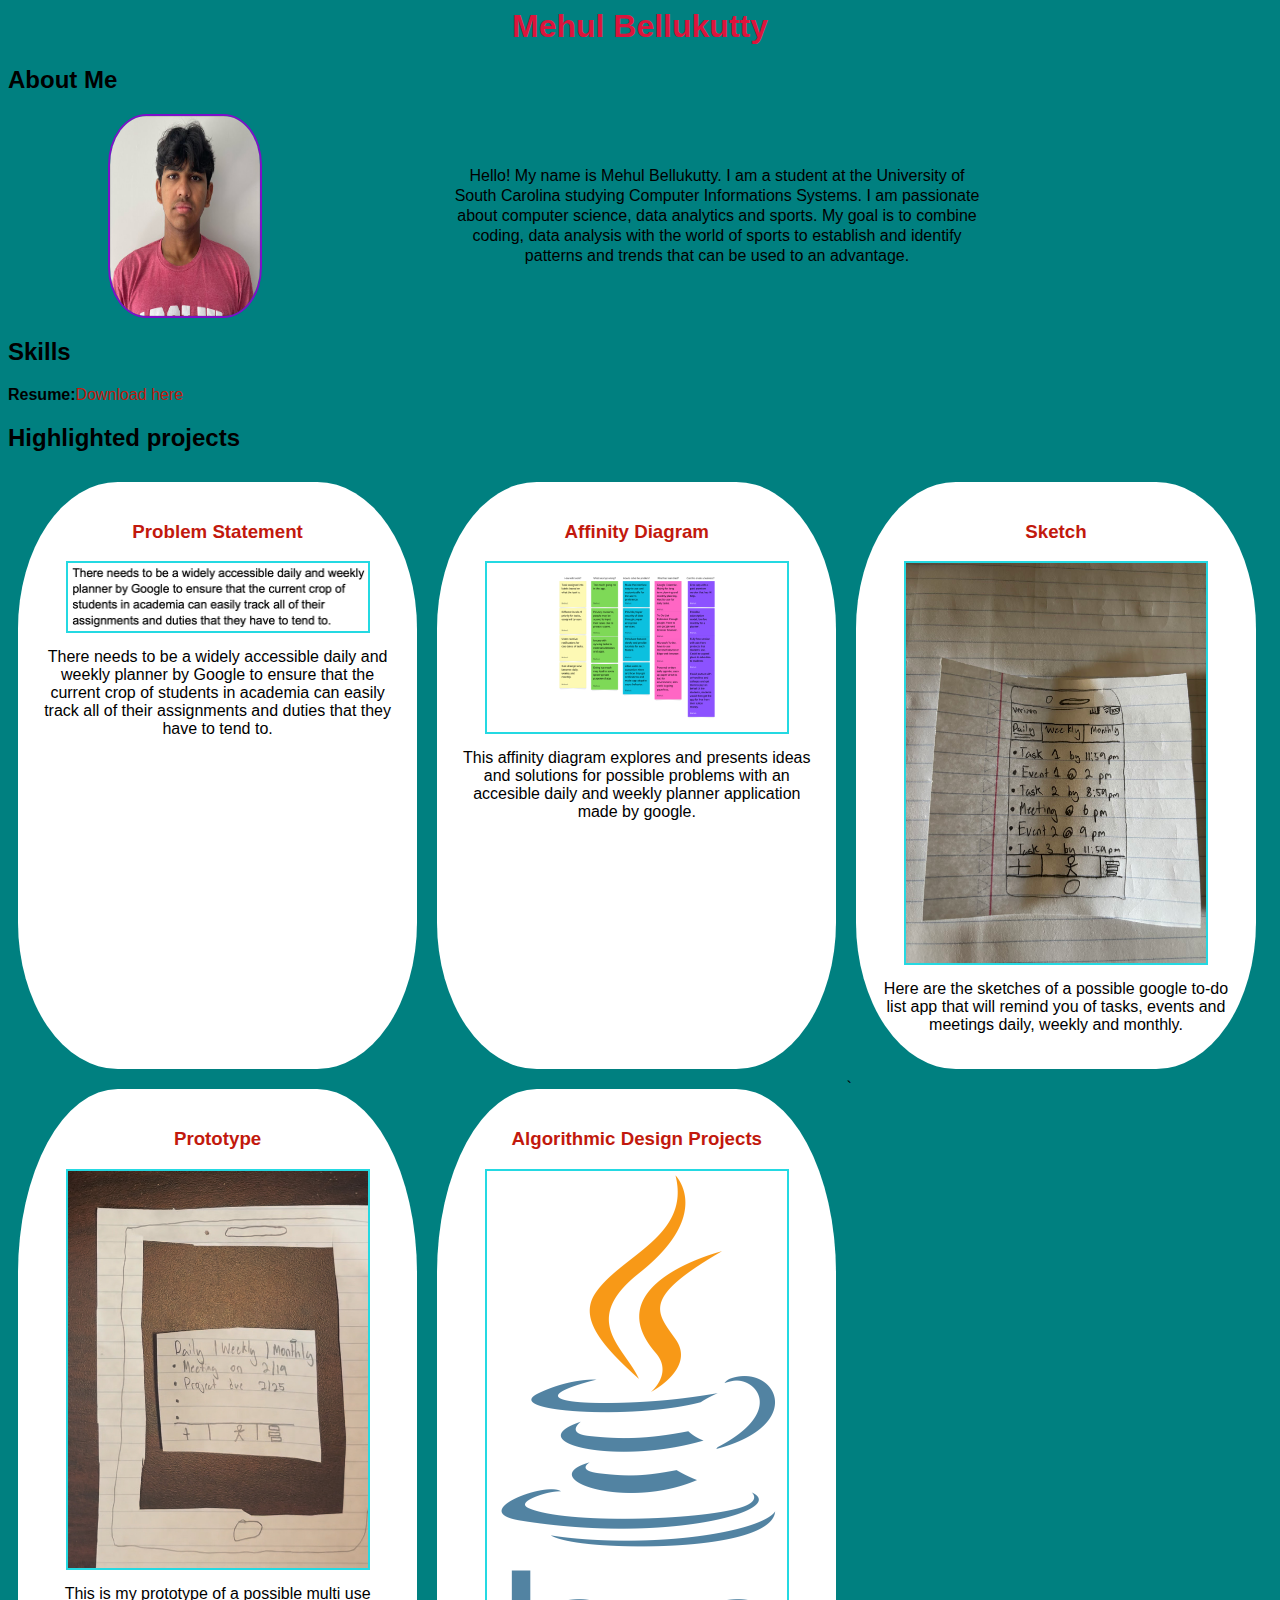
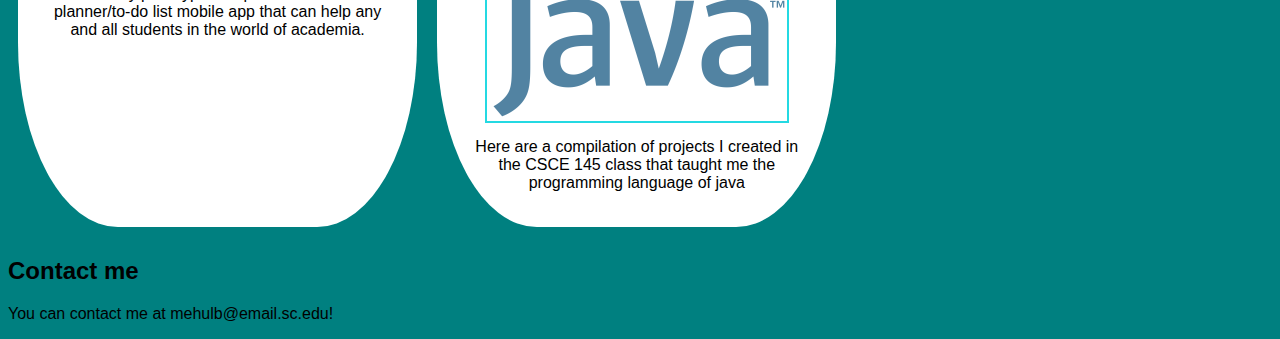
<file: index.html>
<html>
    <head>
        <title> CSCE190:Mehul Bellukutty </title>
        <link rel="stylesheet" href="styles.css">
    </head>
    <body> 
        <h1> Mehul Bellukutty </h1>

        <!-- About Me -->
         <h2> About Me </h2>
         <div class="about">
            <img src="images/mehulpicture.jpg">
            <p>
                Hello! My name is Mehul Bellukutty. I am a student at the University of South Carolina studying Computer Informations Systems. I am passionate about computer science, data analytics and sports. My goal is to combine coding, data analysis with the world of sports to establish and identify patterns and trends that can be used to an advantage. 
            </p>
        </div>

        <h2> Skills </h2>
        <div class="skills">
            <p><b>Resume:</b><a href="files/Resume.pdf">Download here</a></p>
        </div>

        <h2> Highlighted projects </h2>
        <div class="projects">
             <!-- Problem Statement Assignment -->
             <section class = "project">            
            <a href="files/ProblemStatement.pdf" >
                <h3>Problem Statement</h3></a>
            <a href="files/ProblemStatement.pdf">
                <img src="images/Problem Statement.png"> </a>
            <p>There needs to be a widely accessible daily and weekly planner by Google to ensure that the current crop of students in academia can easily track all of their assignments and duties that they have to tend to.      
            </p>
            </section>
       
             <!--Affinity Diagram Assignment -->
        <section class="project">
        <a href="files/Affinity Diagram CS190.pdf">
            <h3>Affinity Diagram</h3> </a>
        <a href="files/Affinity Diagram CS190.pdf">
            <img src="images/Affinity Diagram CS190.png" width = "300px"> </a>
        <p> This affinity diagram explores and presents ideas and solutions for possible problems with an accesible daily and weekly planner application made by google. </p>
        </section>
  
        <!--Sketches Assignment-->
        <section class="project">
        <a href="files/CS 190 Sketches.pdf">
            <h3> Sketch </h3> </a>
        <a href="files/CS 190 Sketches.pdf">
            <img src="images/Sketch.jpg"> </a> 
            <p> Here are the sketches of a possible google to-do list app that will remind you of tasks, events and meetings daily, weekly and monthly. </p> 
        </section>
            
        <!--Paper Prototype Assignment-->
        <section class="project">
            <a href="https://www.youtube.com/watch?v=-L08fHlDHn0">
                <h3> Prototype</h3> </a>
            <a href="https://www.youtube.com/watch?v=-L08fHlDHn0">
                <img src="images/Prototype.jpeg"> </a> 
                <p> This is my prototype of a possible multi use planner/to-do list mobile app that can help any and all students in the world of academia. </p>
        </section>

        <section class="project">
            <a href="https://github.com/mehulb234/csce145">
                <h3>Algorithmic Design Projects</h3>
            </a>
            <a href="https://github.com/mehulb234/csce145">
                <img src="images/java.png">
            </a>
            <p> Here are a compilation of projects I created in the CSCE 145 class that taught me the programming language of java </p>
            </section>
`   </div>
        <h2> Contact me </h2>
        <div class="contact">
    </body>
    <p>
        You can contact me at mehulb@email.sc.edu! 
    </p>
    </html>
</file>
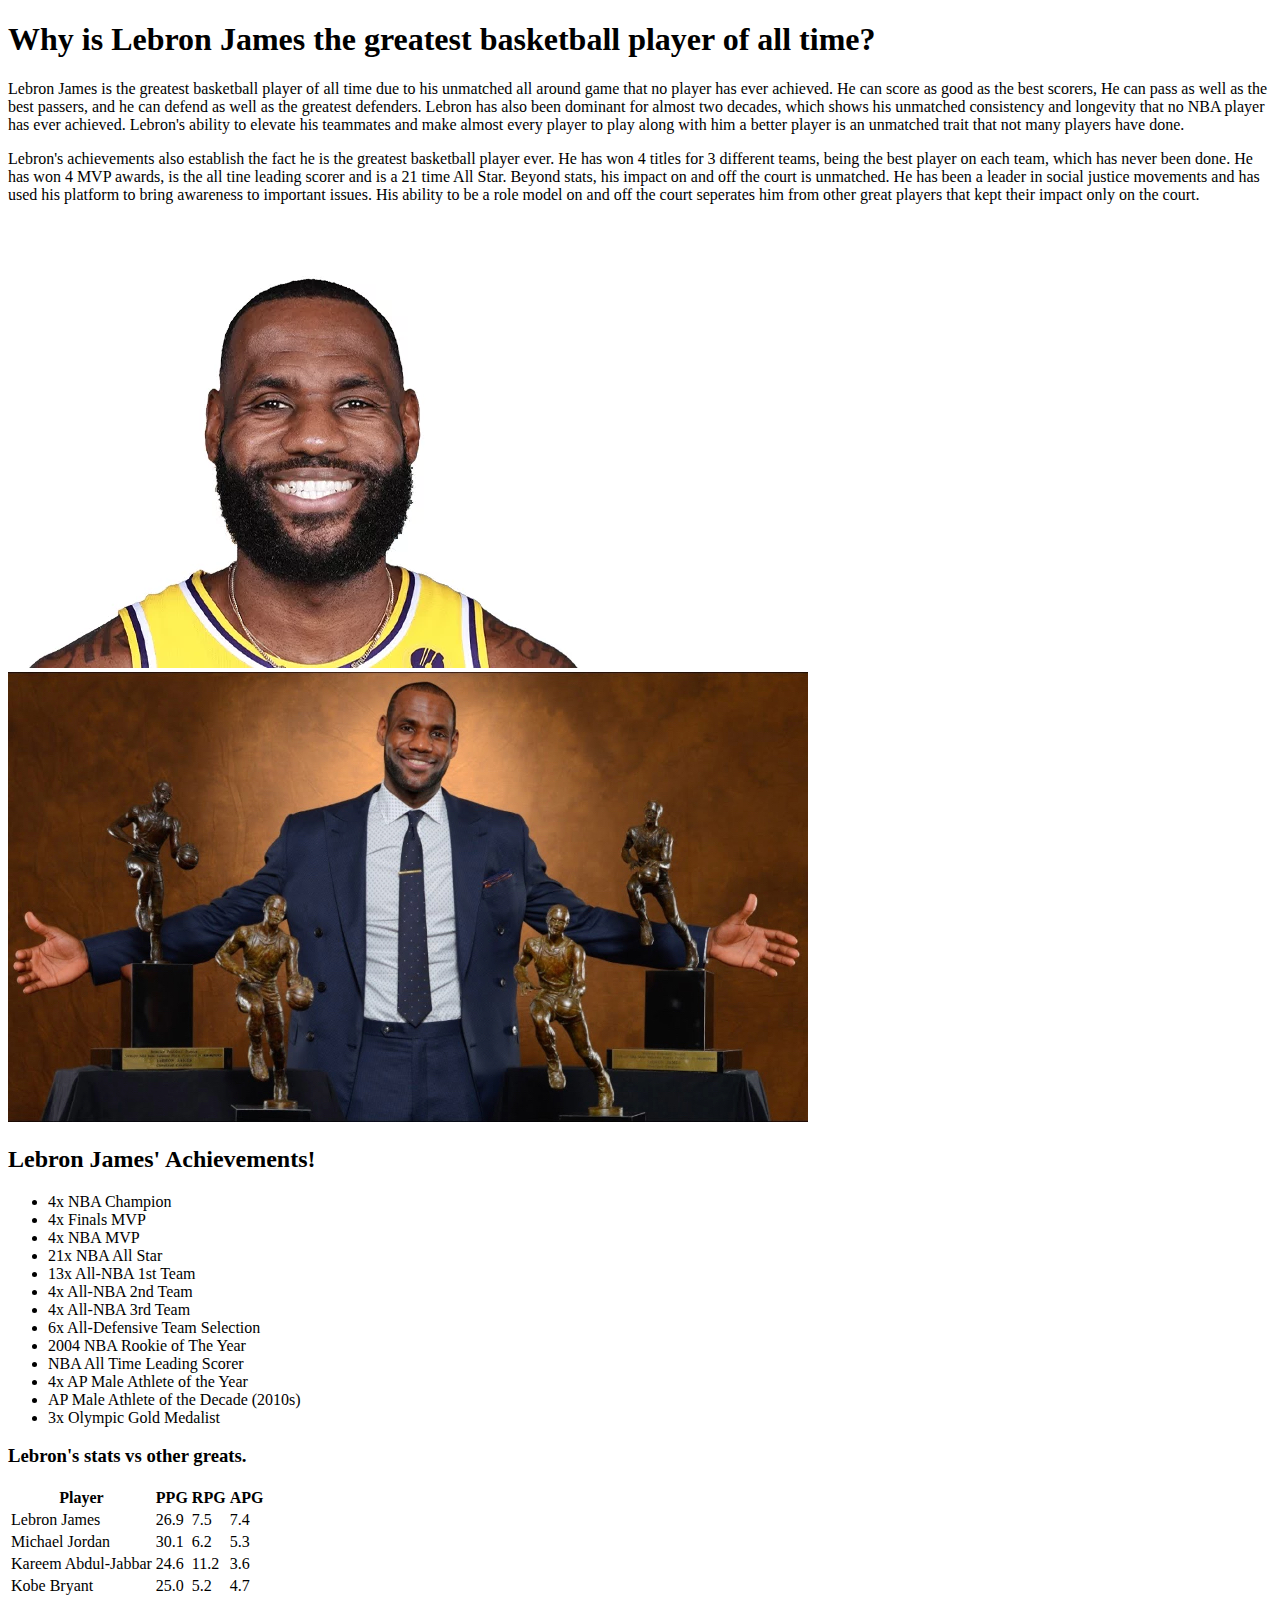
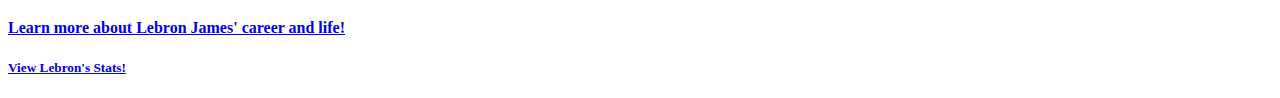
<file: csce242/assignments/01-basic-html/index.html>
<!DOCTYPE html>
<html>
    <!--CSCE 242 Web Applications, Mehul Bellukutty!-->
    <head>
        <title> The Greatness of Lebron James </title>
    </head>

    <body>
        <h1> Why is Lebron James the greatest basketball player of all time? </h1>
        <p> Lebron James is the greatest basketball player of all time due to his unmatched all around game that no player has ever achieved. 
            He can score as good as the best scorers, He can pass as well as the best passers, and he can defend as well as the greatest defenders. 
            Lebron has also been dominant for almost two decades, which shows his unmatched consistency and longevity that no NBA player has ever achieved. 
            Lebron's ability to elevate his teammates and make almost every player to play along with him a better player is an unmatched trait that not many players have done.  </p>
        
        <p> Lebron's achievements also establish the fact he is the greatest basketball player ever. 
            He has won 4 titles for 3 different teams, being the best player on each team, which has never been done. He has won 4 MVP awards, is the all tine leading scorer and is a 21 time All Star.
            Beyond stats, his impact on and off the court is unmatched. He has been a leader in social justice movements and has used his platform to bring awareness to important issues. 
            His ability to be a role model on and off the court seperates him from other great players that kept their impact only on the court. 
        </p>
        <img src= "images/LeBronJames.png" alt = "Lebron James smiling">
        <img src= "images/LebronMVPs.jpg" alt = "Lebron James with his 4 MVP Trophies">
        
        <h2> Lebron James' Achievements! </h2>
        <ul>
            <li> 4x NBA Champion </li>
            <li> 4x Finals MVP </li>
            <li> 4x NBA MVP </li>
            <li> 21x NBA All Star </li>
            <li> 13x All-NBA 1st Team </li>
            <li> 4x All-NBA 2nd Team </li>
            <li> 4x All-NBA 3rd Team </li>
            <li> 6x All-Defensive Team Selection </li>
            <li> 2004 NBA Rookie of The Year </li>
            <li> NBA All Time Leading Scorer </li>
            <li> 4x AP Male Athlete of the Year </li>
            <li> AP Male Athlete of the Decade (2010s) </li>
            <li> 3x Olympic Gold Medalist </li>
        </ul>

        <h3> Lebron's stats vs other greats. </h3>
        <table>
            <tr>
                <th> Player </th>
                <th> PPG </th>
                <th> RPG </th>
                <th> APG </th>
            </tr>
            <tr>
                <td> Lebron James </td>
                <td> 26.9  </td>
                <td> 7.5 </td>
                <td> 7.4 </td>
              </tr>
              <tr>
                <td> Michael Jordan </td>
                <td> 30.1 </td>
                <td> 6.2 </td>
                <td> 5.3 </td>
              </tr>
              <tr> 
                <td> Kareem Abdul-Jabbar </td>
                <td> 24.6 </td>
                <td> 11.2 </td>
                <td> 3.6 </td>
              </tr>
              <tr>
                <td> Kobe Bryant </td>
                <td> 25.0 </td>
                <td> 5.2 </td>
                <td> 4.7 </td>
              </tr>
        </table>
         
        <h4> <a href="https://www.britannica.com/biography/LeBron-James" > Learn more about Lebron James' career and life! </a> </h4>
       <h5> <a href="https://www.basketball-reference.com/players/j/jamesle01.html"> View Lebron's Stats! </a> </h5>
    </body>
</html>
</file>
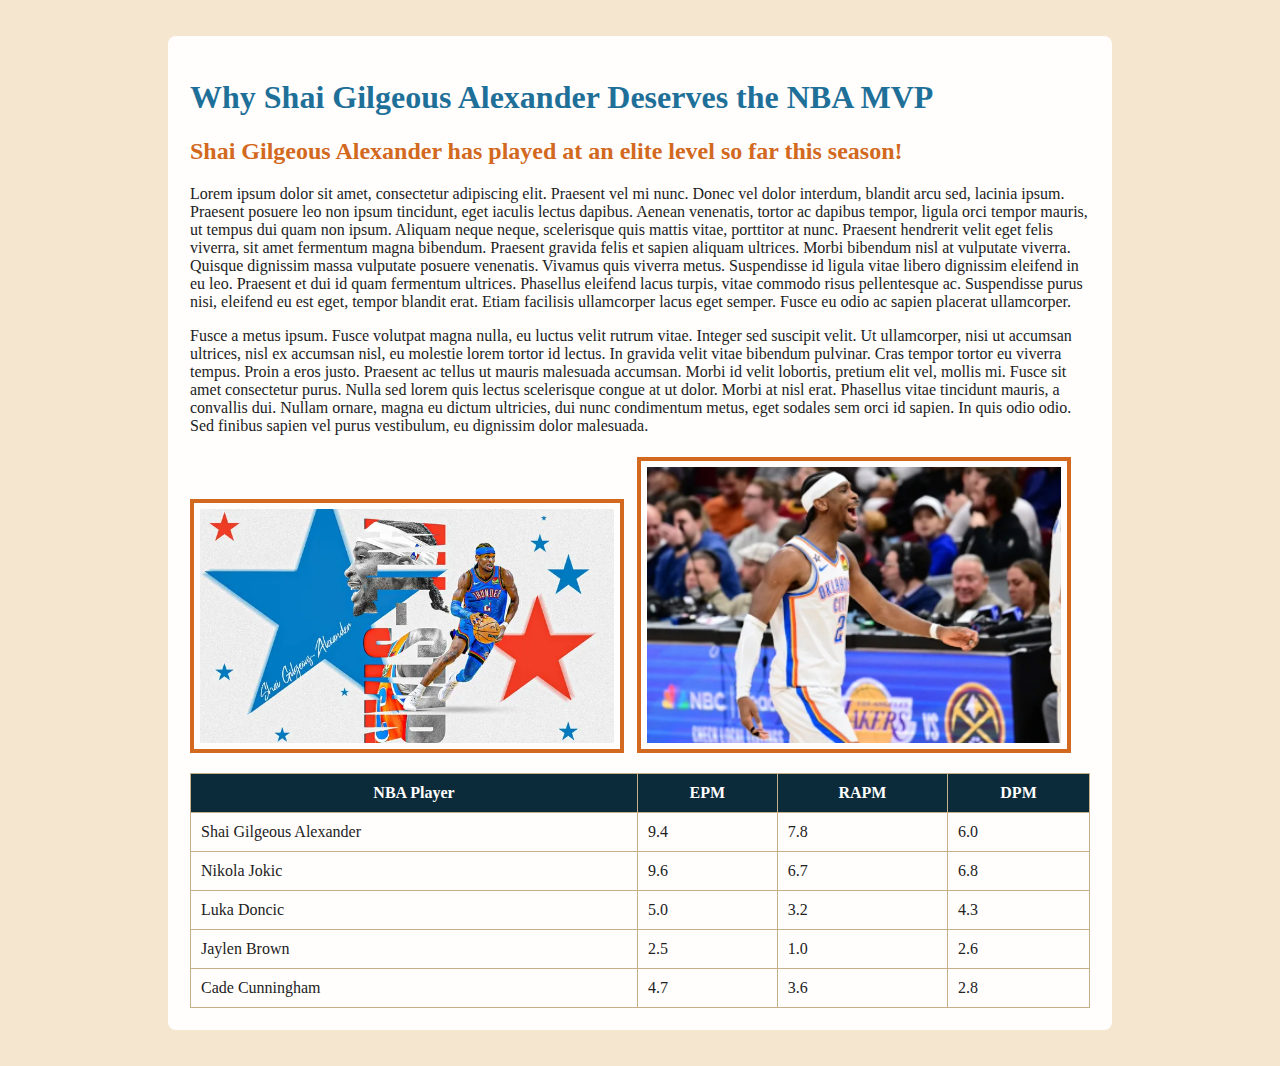
<file: csce242/assignments/02-basic-css/index.html>
<!DOCTYPE html>
<html>
<head>
    <title>Why Shai Gilgeous Alexander deserves the NBA MVP</title>
    <link rel="stylesheet" href="styles.css">
</head>

<body>
    <div id="container">

        <h1 id="title">Why Shai Gilgeous Alexander Deserves the NBA MVP</h1>

        <h2 id="subtitle">Shai Gilgeous Alexander has played at an elite level so far this season!</h2>

        <p id="para1">
            Lorem ipsum dolor sit amet, consectetur adipiscing elit. Praesent vel mi nunc. Donec vel dolor interdum, blandit arcu sed, lacinia ipsum. Praesent posuere leo non ipsum tincidunt, eget iaculis lectus dapibus. Aenean venenatis, tortor ac dapibus tempor, ligula orci tempor mauris, ut tempus dui quam non ipsum. Aliquam neque neque, scelerisque quis mattis vitae, porttitor at nunc. Praesent hendrerit velit eget felis viverra, sit amet fermentum magna bibendum. Praesent gravida felis et sapien aliquam ultrices. Morbi bibendum nisl at vulputate viverra. Quisque dignissim massa vulputate posuere venenatis. Vivamus quis viverra metus. Suspendisse id ligula vitae libero dignissim eleifend in eu leo. Praesent et dui id quam fermentum ultrices. Phasellus eleifend lacus turpis, vitae commodo risus pellentesque ac. Suspendisse purus nisi, eleifend eu est eget, tempor blandit erat. Etiam facilisis ullamcorper lacus eget semper. Fusce eu odio ac sapien placerat ullamcorper.
        </p>

        <p id="para2">
            Fusce a metus ipsum. Fusce volutpat magna nulla, eu luctus velit rutrum vitae. Integer sed suscipit velit. Ut ullamcorper, nisi ut accumsan ultrices, nisl ex accumsan nisl, eu molestie lorem tortor id lectus. In gravida velit vitae bibendum pulvinar. Cras tempor tortor eu viverra tempus. Proin a eros justo. Praesent ac tellus ut mauris malesuada accumsan. Morbi id velit lobortis, pretium elit vel, mollis mi. Fusce sit amet consectetur purus. Nulla sed lorem quis lectus scelerisque congue at ut dolor. Morbi at nisl erat. Phasellus vitae tincidunt mauris, a convallis dui. Nullam ornare, magna eu dictum ultricies, dui nunc condimentum metus, eget sodales sem orci id sapien. In quis odio odio. Sed finibus sapien vel purus vestibulum, eu dignissim dolor malesuada.
        </p>

        <img id="img1" src="images/SGA.png" alt="Shai named as an All Star">
        <img id="img2" src="images/SGAv2.jpg" alt="Shai hyped up after a win">

        <table id="comparison">
            <tr>
                <th>NBA Player</th>
                <th>EPM</th>
                <th>RAPM</th>
                <th>DPM</th>
            </tr>
            <tr>
                <td>Shai Gilgeous Alexander</td>
                <td>9.4</td>
                <td>7.8</td>
                <td>6.0</td>
            </tr>
            <tr>
                <td>Nikola Jokic</td>
                <td>9.6</td>
                <td>6.7</td>
                <td>6.8</td>
            </tr>
            <tr>
                <td>Luka Doncic</td>
                <td>5.0</td>
                <td>3.2</td>
                <td>4.3</td>
            </tr>
            <tr>
                <td>Jaylen Brown</td>
                <td>2.5</td>
                <td>1.0</td>
                <td>2.6</td>
            </tr>
            <tr>
                <td>Cade Cunningham</td>
                <td>4.7</td>
                <td>3.6</td>
                <td>2.8</td>
            </tr>
        </table>

    </div>
</body>
</html>
</file>
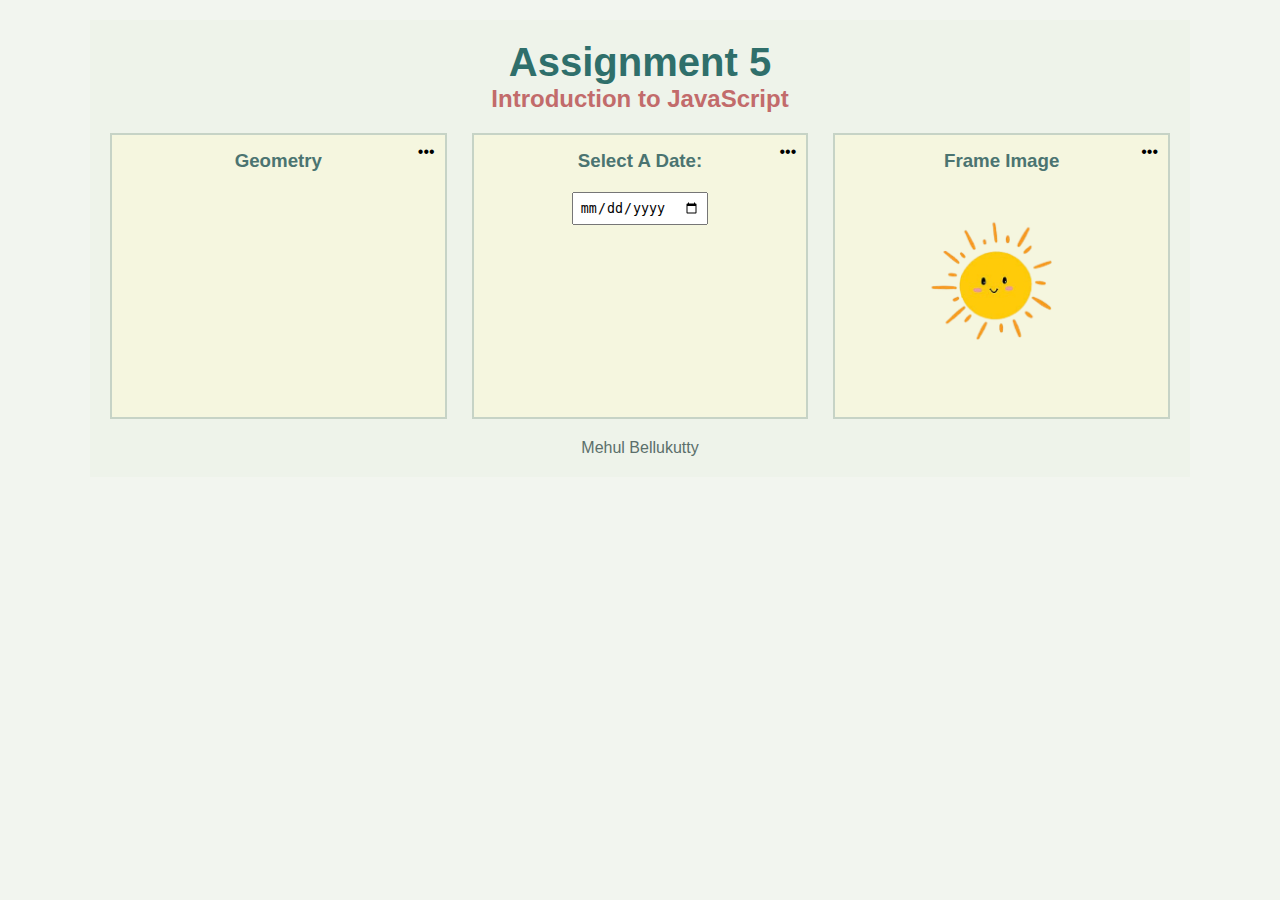
<file: csce242/assignments/05-basic-javascript/index.html>
<!DOCTYPE html>
<html lang="en">
<head>
  <meta charset="UTF-8">
  <title>Assignment 7</title>
  <meta name="viewport" content="width=device-width, initial-scale=1.0">
  <link rel="stylesheet" href="styles.css">
</head>
<body>

  <div class="page">

    <header>
      <h1>Assignment 5</h1>
      <h2>Introduction to JavaScript</h2>
    </header>

    <div class="columns">

        <!-- Geometry -->
      <section class="card" id="geometryCard" tabindex="0">
        <div class="dots">•••</div>
        <h3>Geometry</h3>

        <div class="geometry-area">
          <div id="triangle" class="triangle hidden"></div>
        </div>
      </section>

      <!-- Date -->
      <section class="card">
        <div class="dots">•••</div>
        <h3>Select A Date:</h3>

        <input type="date" id="dateInput">

        <p id="dateOutput" class="hidden">
          You picked the date:
          <span id="dateText"></span>
        </p>
      </section>

      <!-- Image -->
      <section class="card">
        <div class="dots">•••</div>
        <h3>Frame Image</h3>

        <div id="imageFrame" class="image-frame">
          <img
            src="images/sun.png"
            id="sunImage"
            alt="Sun Image"
            tabindex="0"
          >
        </div>
      </section>

    </div>

    <footer>Mehul Bellukutty</footer>

  </div>

  <script src="script.js"></script>
</body>
</html>
</file>
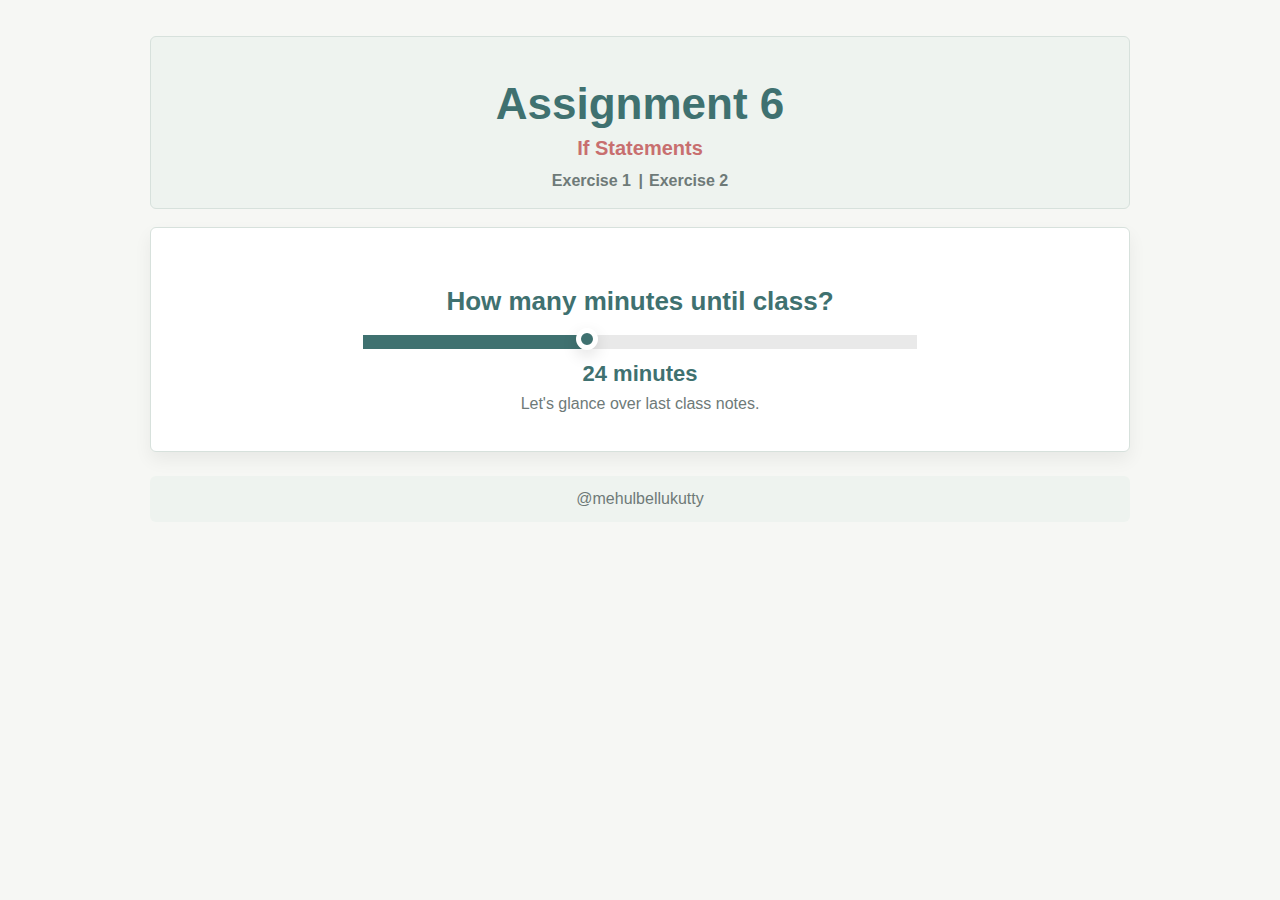
<file: csce242/assignments/06-conditonals/index.html>
<!doctype html>
<html lang="en">
<head>
  <meta charset="utf-8" />
  <meta name="viewport" content="width=device-width,initial-scale=1" />
  <title>Assignment 6 — Conditonals</title>
  <link rel="stylesheet" href="styles.css" />
</head>
<body>
  <main class="page-wrapper">
    <header class="card-header">
      <h1 class="title">Assignment 6</h1>

      <div class="subtitle">If Statements</div>

      <button class="menu-toggle" id="menuToggle" aria-expanded="false" aria-controls="navList">
        <span class="arrow" aria-hidden="true">▾</span>
      </button>

      <nav class="nav" id="navList" aria-label="Exercises">
        <ul>
          <li><a href="#" id="exercise1Link" class="nav-link">Exercise 1</a></li>
          <li><a href="#" id="exercise2Link" class="nav-link">Exercise 2</a></li>
        </ul>
      </nav>
    </header>

    <section class="card">
      <!-- Slider -->
      <article id="exercise1" class="exercise visible">
        <h2 class="card-title">How many minutes until class?</h2>

        <div class="control-row">
          <label for="minutesRange" class="sr-only">Minutes until class</label>
          <input id="minutesRange" type="range" min="0" max="60" value="24" />
        </div>

        <p class="minutes-display" id="minutesDisplay">24 minutes</p>

        <p class="message" id="sliderMessage">☕️ Grab your coffee. No one will judge if you're 5 minutes late.</p>
      </article>

      <!-- Countdown -->
      <article id="exercise2" class="exercise">
        <h2 class="card-title">Countdown till class</h2>
        <p class="countdown-message" id="countdownMessage">Calculating...</p>
        <p class="small-note">Class starts at 8:30 AM est.</p>
      </article>
    </section>

    <!-- footer -->
    <footer class="card-footer">@mehulbellukutty</footer>
  </main>

  <script src="script.js"></script>
</body>
</html>
</file>
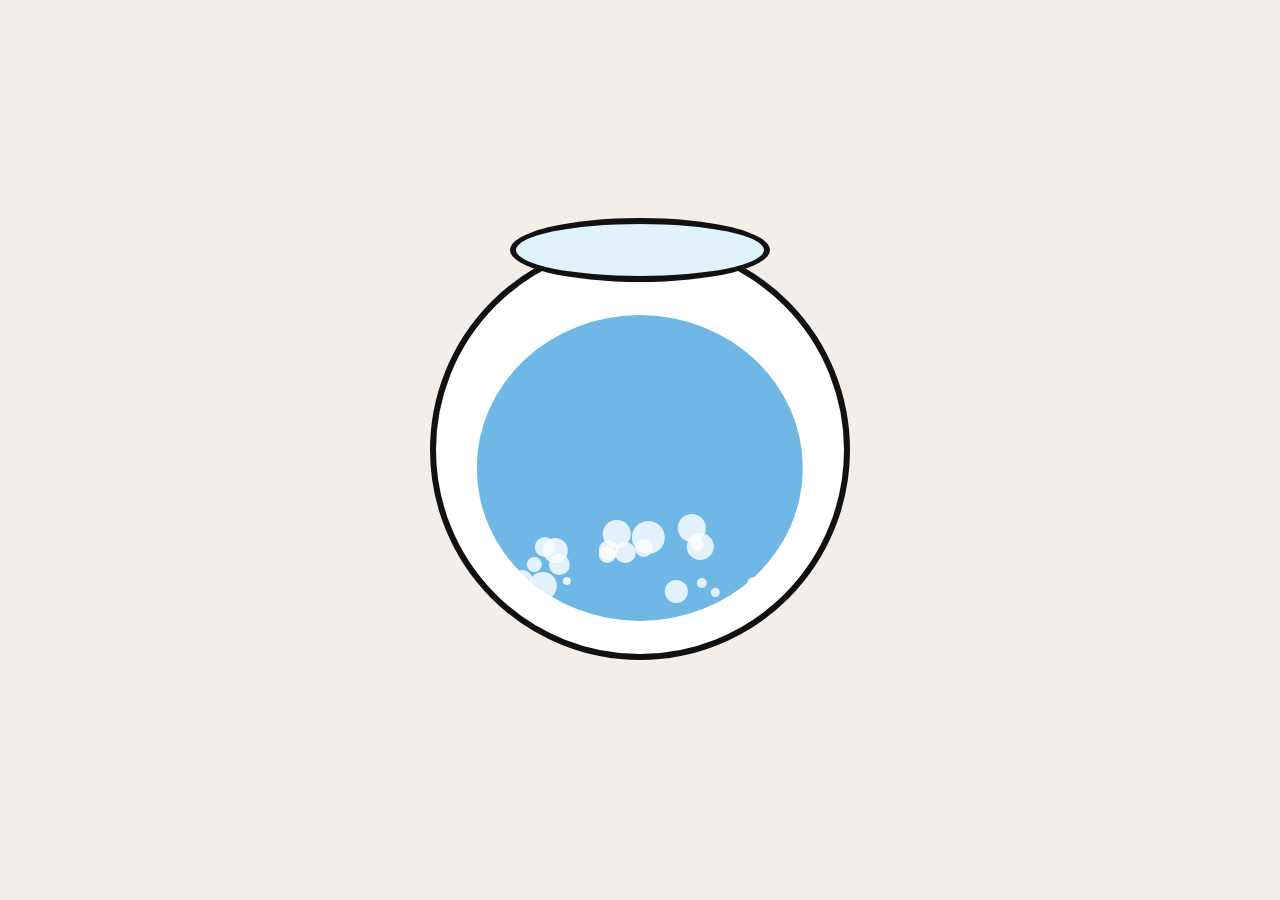
<file: csce242/assignments/07-loops/index.html>
<!doctype html>
<html lang="en">
<head>
  <meta charset="utf-8" />
  <meta name="viewport" content="width=device-width,initial-scale=1" />
  <title>CSS Fish Tank - Loops Assigment 7</title>
  <link rel="stylesheet" href="styles.css">
</head>
<body>
  <main class="page">
    <section class="bowl-wrap" aria-label="Cartoon fish bowl with water and animated bubbles">
      <div class="bowl">
        <div class="rim" aria-hidden="true"></div>
        <div class="water" id="water" aria-hidden="false"></div>
      </div>
    </section>
  </main>

  <script src="script.js"></script>
</body>
</html>
</file>
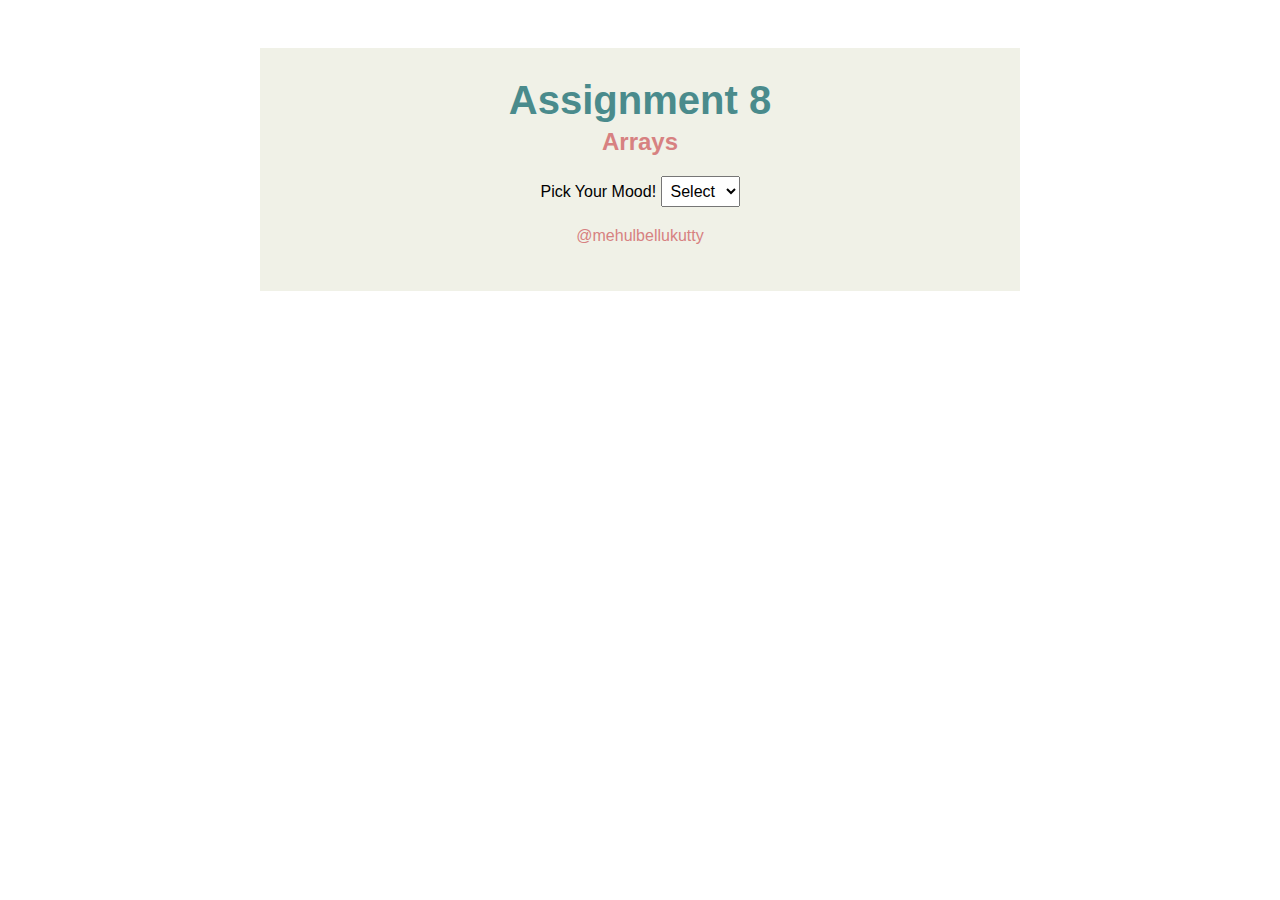
<file: csce242/assignments/08-arrays/index.html>
<!doctype html>
<html lang="en">
<head>
  <meta charset="utf-8" />
  <meta name="viewport" content="width=device-width,initial-scale=1" />
  <title>Assignment 8 - Arrays</title>
  <link rel="stylesheet" href="styles.css">
</head>
<body>

  <main class="card">
    <h1>Assignment 8</h1>
    <h2>Arrays</h2>

    <div class="controls">
      <span>Pick Your Mood!</span>
      <select id="moodSelect">
        <option value="">Select</option>
        <option value="Happy">Happy</option>
        <option value="Sad">Sad</option>
      </select>
    </div>

    <div id="songList" class="song-list"></div>

    <div id="videoContainer" class="hidden">
      <iframe id="videoFrame"
        width="640"
        height="360"
        frameborder="0"
        allow="accelerometer; autoplay; clipboard-write; encrypted-media; gyroscope; picture-in-picture"
        allowfullscreen>
      </iframe>
    </div>

    <p class="footer">@mehulbellukutty</p>
  </main>

  <script src="script.js"></script>
</body>
</html>
</file>
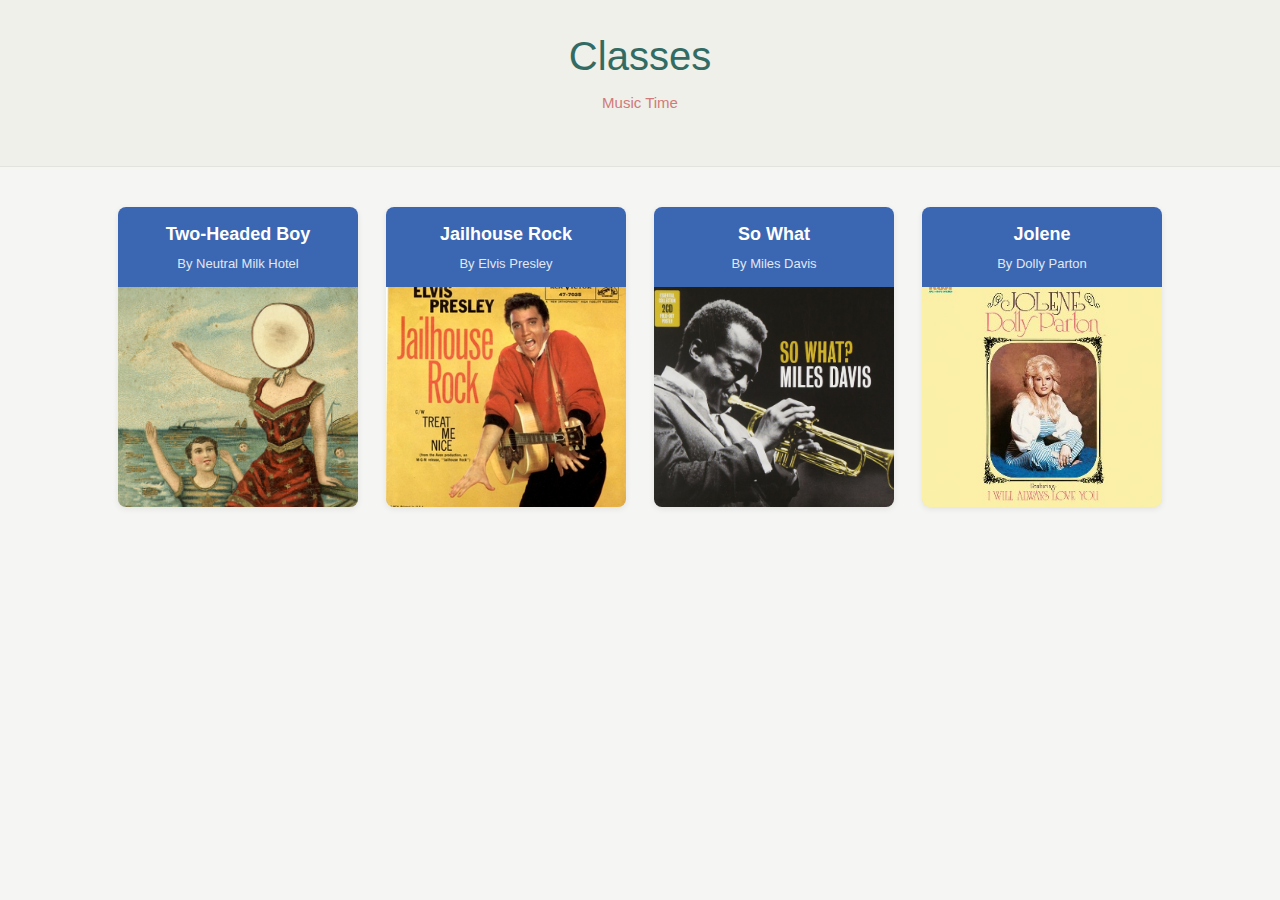
<file: csce242/assignments/09-classes/index.html>
<!doctype html>
<html lang="en">
<head>
  <meta charset="utf-8" />
  <meta name="viewport" content="width=device-width,initial-scale=1" />
  <title>JavaScript: Classes — Music Gallery</title>

  <link rel="stylesheet" href="https://www.w3schools.com/w3css/4/w3.css">

  <link rel="stylesheet" href="styles.css">
</head>
<body>
  <header class="page-header">
    <h1>Classes</h1>
    <p class="subtitle">Music Time</p>
  </header>

  <main>
    <section id="gallery" class="gallery"></section>
  </main>

  <div id="songModal" class="w3-modal" style="display:none;">
    <div class="w3-modal-content modal-flex">
      <div class="modal-video">
        <div id="videoContainer" class="video-wrapper">
        </div>
      </div>

      <div id="infoPanel" class="info-panel w3-pale-blue">
        <span id="modalClose" class="close-x" title="Close">×</span>
        <h2 id="infoTitle">Title</h2>
        <p class="meta"><strong>by</strong> <span id="infoArtist"></span></p>
        <p id="infoAlbum"></p>
        <p id="infoGenre"></p>
      </div>
    </div>
  </div>

  <script src="script.js"></script>
</body>
</html>
</file>
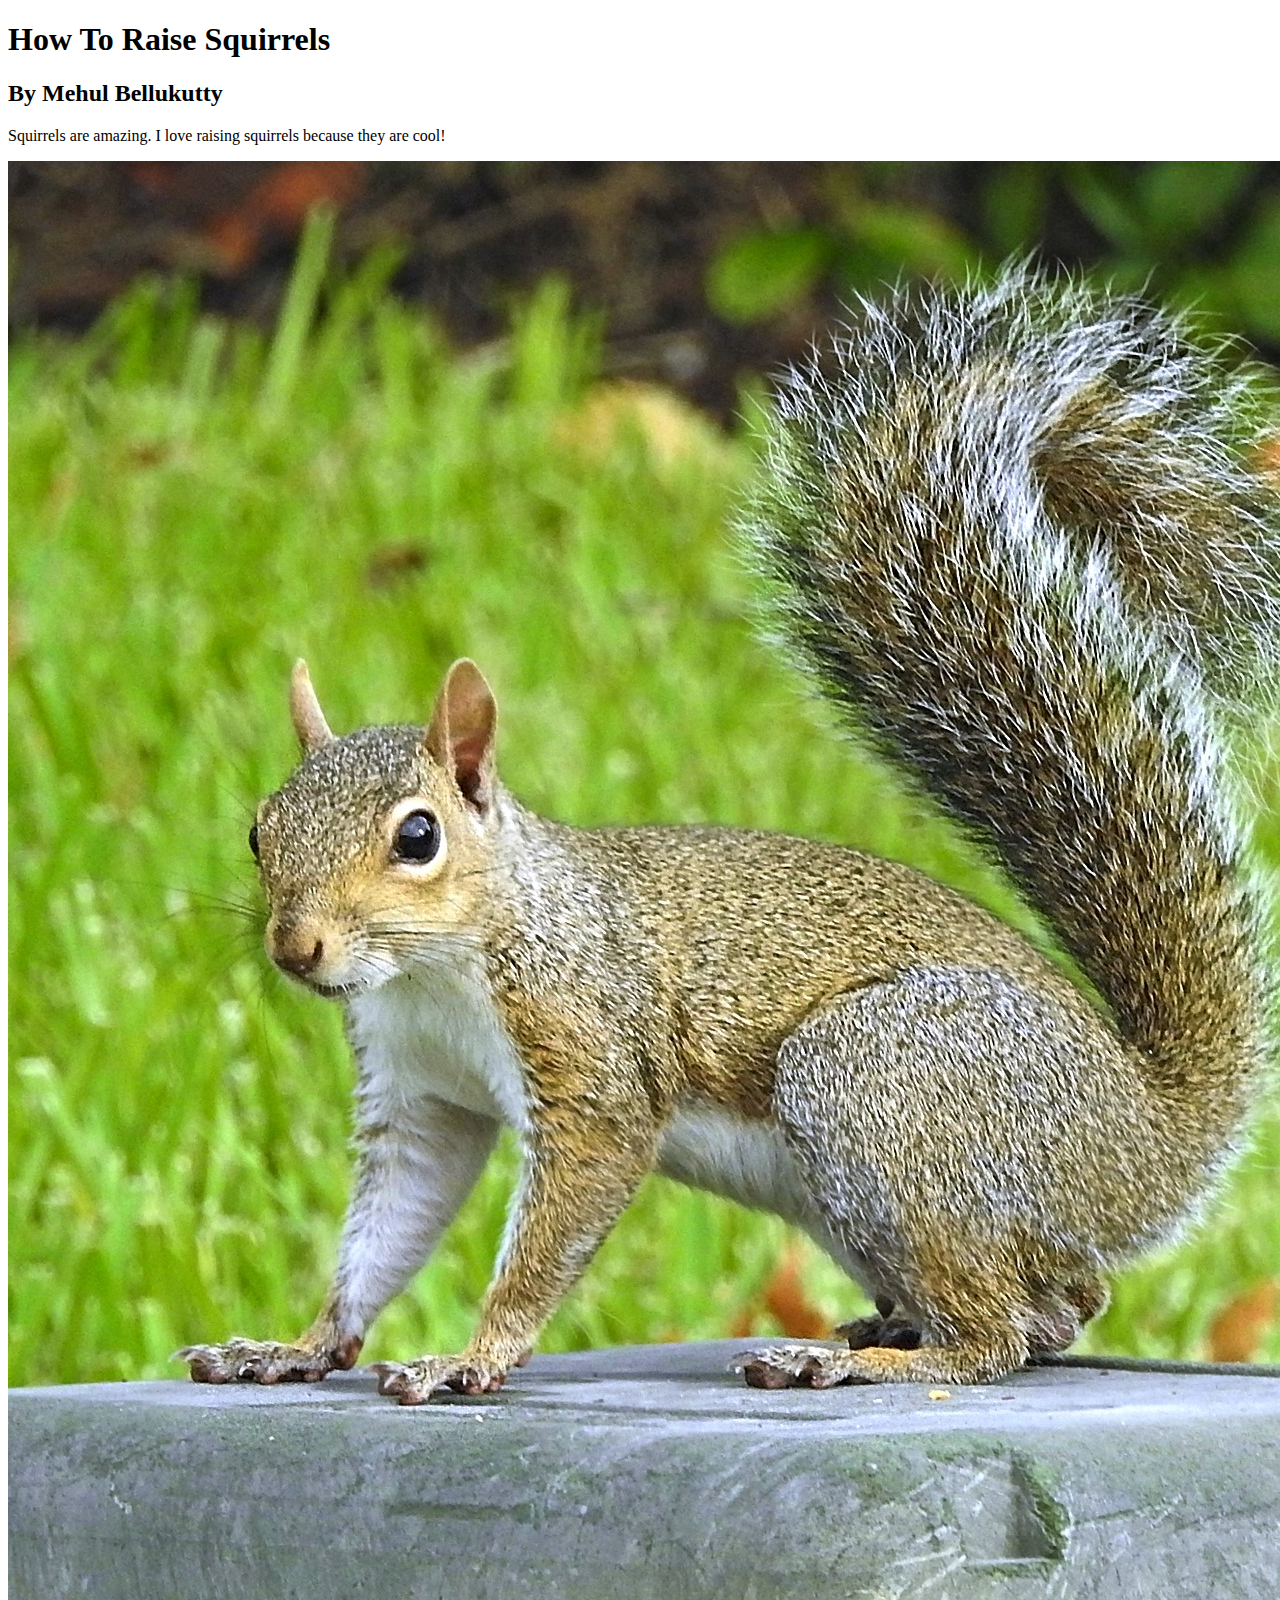
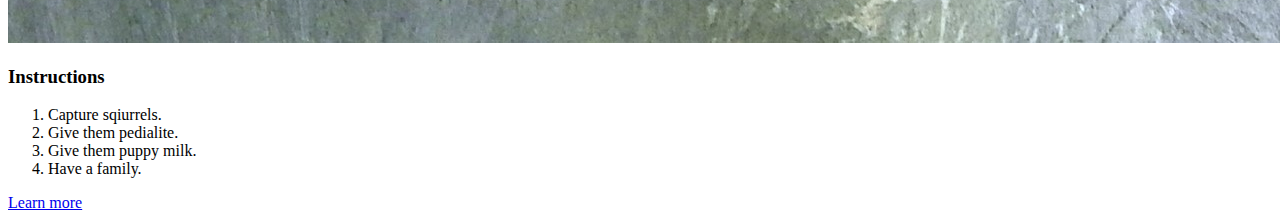
<file: csce242/examples/01-html/index.html>
<!DOCTYPE html>
<html>
    <head>
        <title> Squirrels</title>
    </head>
    <body>
        <H1> How To Raise Squirrels </H1>
        <H2> By Mehul Bellukutty </H2>
        <p> Squirrels are amazing. I love raising squirrels because they are cool! </p>
        <img src ="images/squirrel.jpg" alt="Baby Squirrel">
        <h3>Instructions</h3>
            <ol> 
            <li> Capture sqiurrels. </li>
            <li> Give them pedialite. </li>
            <li> Give them puppy milk.</li>
            <li> Have a family. </li>
            </ol>
            <a href="https://www.iaismuseum.org/wp-content/uploads/2020/05/Lets-Learn-About-Squirrels.pdf">Learn more</a>
    </body>
</html>
</file>
<file: styles.css>
body {
    background-color:teal;
    font-family: Arial, Helvetica, sans-serif;
}
h1{
    text-align: center;
    color: crimson;
}

.projects { 
    display:flex; 
    flex-wrap:wrap; 
} 
.project {
width: 30%;
margin: 10px;
padding: 20px 10px;
background: white; /* pick a color */
border-radius: 25%;
}
.project img{
    width: 300px;
   /* height: 300px; */
    margin: 10px;
    border: 2px solid rgb(36, 217, 226); /* choose a color */
    display: block;
    margin: auto;
    }
 a { /* change the appearance of ALL links */
        text-decoration: none;
        text-align: center;
        color: rgb(194, 25, 13);
        }
        .project p { /* will change the appearance of paragraph tags inside .project divs */
        text-align: center;
        margin: 15px;
        }

.about{
    display:flex;
    flex-wrap:wrap;
    margin-right: 100px;
    margin-left: 100px;
    justify-content: center;
}
.about img {
    width: 150px;
    height: 200px;
    border-radius: 25%;
    border: 2px solid rgb(126, 14, 201);
 }
.about p {
    width:50%;
    text-align: center;
    margin: auto;
    line-height: 125%;
    }
</file>
<file: csce242/assignments/02-basic-css/styles.css>
body {
    margin: 0;
    font-family: Georgia, "Times New Roman", serif;
    background-color: #f5e6cf;
    background-size: cover;
    background-position: center;
    color: #222222;
}

#container {
    max-width: 900px;
    margin: 36px auto;
    padding: 22px;
    background-color: rgba(255,255,255,0.95);
    border-radius: 8px;
}

h1#title {
    color: #1f7099;
}

h2#subtitle {
    color: #d2691e;
}

img {
    width: 46%;
    padding: 6px;
    border: 4px solid #d2691e;
    margin: 6px 1% 16px 0;
}

table#comparison {
    width: 100%;
    border-collapse: collapse;
}

table#comparison th,
table#comparison td {
    border: 1px solid #c6b089;
    padding: 10px;
}

table#comparison th {
    background-color: #0b2a3a;
    color: white;
}
</file>
<file: csce242/assignments/05-basic-javascript/styles.css>
* {
    box-sizing: border-box;
    margin: 0;
    padding: 0;
  }
  
  body {
    font-family: Arial, sans-serif;
    background: #f2f5ef;
  }
  
  /* Page container */
  .page {
    max-width: 1100px;
    margin: 20px auto;
    padding: 20px;
    background: #eef3ea;
  }
  
  /* Header */
  header {
    text-align: center;
    margin-bottom: 20px;
  }
  
  header h1 {
    font-size: 40px;
    color: #2f6f6b;
  }
  
  header h2 {
    font-size: 24px;
    color: #c26b6b;
  }
  
  /* Columns */
  .columns {
    display: grid;
    grid-template-columns: repeat(3, 1fr);
    gap: 25px;
  }
  
  /* Cards */
  .card {
    background: #f5f6df;
    border: 2px solid #c6d3c6;
    padding: 15px;
    min-height: 260px;
    text-align: center;
    position: relative;
  }
  
  .card h3 {
    color: #4b7471;
    margin-bottom: 10px;
  }
  
  .dots {
    position: absolute;
    top: 8px;
    right: 10px;
  }
  
  /* Geometry */
  .geometry-area {
    height: 160px;
    display: flex;
    justify-content: center;
    align-items: center;
  }
  
  .triangle {
    width: 0;
    height: 0;
    border-left: 40px solid transparent;
    border-right: 40px solid transparent;
    border-bottom: 70px solid #c97b7b;
  }
  
  /* Date */
  input[type="date"] {
    padding: 6px;
    margin-top: 10px;
  }
  
  #dateOutput {
    margin-top: 10px;
    font-weight: bold;
    color: #4b7471;
  }
  
  .hidden {
    display: none;
  }
  
  /* Image */
  .image-frame {
    width: 220px;
    height: 220px;
    margin: 0 auto;
    display: flex;
    align-items: center;
    justify-content: center;
  }
  
  .image-frame img {
    width: 80%;
    cursor: pointer;
  }
  
  .image-frame.framed {
    box-shadow:
      0 -12px 0 blue inset,
      12px 0 0 purple inset,
      0 12px 0 red inset,
      -12px 0 0 green inset;
  }
  
  /* Footer */
  footer {
    text-align: center;
    margin-top: 20px;
    color: #5b6f6b;
  }
  
  /* Mobile */
  @media (max-width: 800px) {
    .columns {
      grid-template-columns: 1fr;
    }
  }
</file>
<file: csce242/assignments/06-conditonals/styles.css>
* { box-sizing: border-box; }

:root{
  --bg:#f6f7f4;
  --card:#ffffff;
  --accent:#3f7170;
  --accent-2:#c86f6f;
  --muted:#6e7a78;
  --card-border:#d7e1dc;
  --shadow: 0 8px 18px rgba(0,0,0,0.06);
  font-family: "Inter", "Segoe UI", Roboto, Arial, sans-serif;
}

/* Page */
body{
  background: var(--bg);
  margin: 0;
  padding: 36px 20px;
  color:#213536;
}
.page-wrapper{
  max-width:980px;
  margin: 0 auto;
  display: grid;
  gap: 18px;
}

/* Header */
.card-header{
  background: #eef3ef;
  border-radius:6px;
  text-align:center;
  padding: 42px 20px 18px;
  position: relative;
  border:1px solid var(--card-border);
}
.title{
  margin:0;
  color:var(--accent);
  font-size:44px;
  font-weight:800;
}
.subtitle{
  color:var(--accent-2);
  font-weight:700;
  margin-top:8px;
  font-size:20px;
}

/* Nav */
.menu-toggle{
  position:absolute;
  right:18px;
  top:18px;
  border:0;
  background:transparent;
  font-size:22px;
  cursor:pointer;
}
.nav ul{
  list-style:none;
  padding:0;
  margin:12px 0 0;
  display:flex;
  justify-content:center;
  gap: 18px;
}
.nav-link{
  text-decoration:none;
  color:var(--muted);
  font-weight:700;
  cursor:pointer;
}
.nav-link:hover{ color:var(--accent); }
.nav ul li { position:relative; }
.nav ul li:not(:last-child)::after{
  content: "|";
  color: var(--muted);
  position: absolute;
  right: -12px;
  top: 50%;
  transform: translateY(-50%);
  font-weight:700;
}

/* Card */
.card{
  border:1px solid var(--card-border);
  background:var(--card);
  padding: 36px 28px;
  box-shadow: var(--shadow);
  border-radius:6px;
}
.card-title{
  text-align:center;
  color:var(--accent);
  margin-bottom:18px;
  font-size:26px;
  font-weight:800;
}

/* Exercises */
.exercise{ display:none; }
.exercise.visible{ display:block; }

/* Hiding label for minutes range */
label[for="minutesRange"]{ display:none; }

/* Slider container */
.control-row{
  display:flex;
  justify-content:center;
  margin: 6px 0 8px;
}

/* slider */
input[type="range"]{
  width:60%;
  max-width:640px;
  height:14px;
  appearance:none;
  background:transparent;
  outline:none;
  margin: 0;
  --track-height:12px;
}

/* track thumb */
input[type="range"]::-webkit-slider-thumb{
  -webkit-appearance:none;
  width:22px;
  height:22px;
  border-radius:50%;
  background:var(--accent);
  border:5px solid #fff;
  margin-top: -5px;
  box-shadow: 0 6px 16px rgba(0,0,0,0.12);
  cursor:pointer;
}
input[type="range"]::-moz-range-thumb{
  width:20px;
  height:20px;
  border-radius:50%;
  background:var(--accent);
  border:4px solid #fff;
  box-shadow: 0 6px 16px rgba(0,0,0,0.12);
  cursor:pointer;
}

/* Minutes display */
.minutes-display{
  text-align:center;
  font-weight:800;
  margin:12px 0 6px;
  color:var(--accent);
  font-size:22px;
}

/* Message*/
.message{
  text-align:center;
  color:var(--muted);
  margin:6px 12px 0;
  font-size:16px;
  line-height:1.4;
}

/* Countdown message */
.countdown-message{
  text-align:center;
  color:var(--muted);
  font-weight:700;
  font-size:18px;
}
.small-note{
  text-align:center;
  color:#9aa7a3;
  font-size:13px;
  margin-top:10px;
}

/* Footer */
.card-footer{
  background: #eef3ef;
  padding:14px;
  text-align:center;
  color:var(--muted);
  border-radius:6px;
  margin-top:6px;
}

/* Responsive */
@media (max-width:720px){
  .title{ font-size:28px; }
  .card{ padding: 18px; }
  input[type="range"]{ width:86%; }
  .minutes-display{ font-size:18px; }
  .message{ font-size:15px; }
  .nav ul{ flex-direction:column; display:none; }
  .nav[aria-hidden="false"] ul{ display:flex; }
  .nav ul li:not(:last-child)::after{ content: none; }
  .menu-toggle{ display:block; }
}
@media (min-width:721px){
  .menu-toggle{ display:none; }
  .nav ul{ display:flex !important; }
}
</file>
<file: csce242/assignments/07-loops/styles.css>
/* I had ChatGPT help me make the CSS Art */

:root{
  --bg: #f4eeea;
  --outline: #111;
  --bowl-size: 520px;
  --water: #6fb8e6;
}

*{
  box-sizing:border-box;
}

html,body{
  height:100%;
  margin:0;
}

body{
  background:var(--bg);
  font-family:system-ui, -apple-system, "Segoe UI", Roboto, Arial;
  display:flex;
  align-items:center;
  justify-content:center;
  padding:28px;
}

/* container */
.bowl-wrap{
  width:var(--bowl-size);
  height:var(--bowl-size);
  display:flex;
  align-items:center;
  justify-content:center;
}

/* bowl */
.bowl{
  width:420px;
  height:420px;
  border-radius:50%;
  background:#ffffff;
  border:6px solid var(--outline);
  position:relative;
}

/* rim */
.rim{
  position:absolute;
  top:-28px;
  left:50%;
  transform:translateX(-50%);
  width:260px;
  height:64px;
  border-radius:50%;
  background:#e0f2fb;
  border:6px solid var(--outline);
}

/* water */
.water{
  position:absolute;
  left:50%;
  bottom:8%;
  transform:translateX(-50%);
  width:80%;
  height:75%;
  border-radius:50%;
  background:var(--water);
  overflow:hidden;
}

/* bubbles */
.bubble{
  position:absolute;
  bottom: var(--b-start, 8%);
  border-radius:50%;
  background:white;
  opacity:0.8;
  pointer-events:none;
}

/* float */
@keyframes floatUp {
  0%  { bottom: var(--b-start, 8%); opacity: 1; }
  100%{ bottom: 120%; opacity: 0; }
}

/* movement */
@keyframes drift {
  0%   { transform: translateX(0); }
  50%  { transform: translateX(10px); }
  100% { transform: translateX(0); }
}

@media (max-width:560px){
  :root{--bowl-size:360px}
  .bowl{width:320px;height:320px}
  .rim{width:200px;height:54px;top:-22px}
}
</file>
<file: csce242/assignments/08-arrays/styles.css>
body {
    background: white;
    font-family: Arial, Helvetica, sans-serif;
    display: flex;
    justify-content: center;
    padding: 40px;
  }
  
  .card {
    background: #f0f1e7;
    width: 700px;
    padding: 30px;
    text-align: center;
  }
  
  h1 {
    color: #4a8b8c;
    margin: 0;
    font-size: 40px;
  }
  
  h2 {
    color: #d78181;
    margin-top: 5px;
  }
  
  .controls {
    margin: 20px 0;
  }
  
  select {
    padding: 5px;
    font-size: 16px;
  }
  
  .song-list {
    margin-top: 20px;
  }
  
  .song-list a {
    display: block;
    margin: 10px 0;
    color: #4a8b8c;
    text-decoration: underline;
  }
  
  .song-list a:hover {
    color: black;
  }
  
  .hidden {
    display: none;
  }
  
  #videoContainer {
    margin-top: 25px;
  }
  
  .footer {
    margin-top: 20px;
    color: #d78181;
  }
</file>
<file: csce242/assignments/09-classes/styles.css>
:root{
    --card-width: 240px;
    --card-radius: 8px;
    --blue: #3b66b2;
    --header-height: 140px;
  }
  
  *{box-sizing:border-box;}
  body{
    font-family: "Helvetica Neue", Arial, sans-serif;
    margin:0;
    color:#333;
    background:#f5f6f3;
  }
  
  .page-header{
    background: #eef0e9;
    text-align:center;
    padding:20px 0 36px;
    border-bottom: 1px solid rgba(0,0,0,0.05);
  }
  .page-header h1{
    margin: 6px 0;
    font-size:40px;
    color:#336b63;
  }
  .page-header .subtitle{
    color:#d07a7a;
    margin-top:6px;
  }
  
  .gallery{
    display:flex;
    gap:28px;
    justify-content:center;
    align-items:flex-start;
    padding:40px;
    flex-wrap:wrap;
    max-width:1200px;
    margin:0 auto 80px;
  }
  
  .song-card{
    width:var(--card-width);
    border-radius:var(--card-radius);
    overflow:hidden;
    background:white;
    box-shadow: 0 2px 6px rgba(0,0,0,0.08);
    cursor:pointer;
    transition: transform .15s ease;
  }
  .song-card:hover{ transform: translateY(-6px); }
  
  .song-card .card-top{
    background:var(--blue);
    color:white;
    padding:14px 12px;
    text-align:center;
  }
  .song-card .card-top h3{
    margin:0;
    font-size:18px;
    font-weight:600;
  }
  .song-card .card-top .artist{
    font-size:13px;
    opacity:0.85;
    margin-top:6px;
  }
  
  .cover{
    display:block;
    width:100%;
    height:220px;
    object-fit:cover;
    background:#ddd;
  }
  
  .w3-modal .w3-modal-content{
    max-width:920px;
    margin:auto;
    padding:0;
    border-radius:6px;
    overflow:visible;
    position:relative;
    top:6%;
  }
  
  .modal-flex{
    display:flex;
    flex-direction:row;
    gap:0;
  }
  .modal-video{
    flex:0 0 620px;
    background:#000;
    display:flex;
    align-items:center;
    justify-content:center;
  }
  .video-wrapper{
    width:100%;
    height:360px;
  }
  .video-wrapper iframe{
    width:100%;
    height:100%;
  }
  
  .info-panel{
    flex:0 0 300px;
    padding:22px;
    position:relative;
  }
  .info-panel h2{ margin-top:0; color:#235072; }
  .info-panel .meta{ color:#235072; margin:8px 0 14px; }
  .close-x{
    position:absolute;
    top:8px;
    right:12px;
    font-size:20px;
    cursor:pointer;
  }
  
  @media (max-width:900px){
    .modal-flex{ flex-direction:column; }
    .modal-video{ flex:1; }
    .info-panel{ width:100%; }
    .video-wrapper{ height:240px; }
  }
  
  @media (max-width:640px){
    .gallery{ padding:18px; gap:14px; }
    :root{ --card-width: 46%; }
    .page-header h1{ font-size:30px;}
  }
</file>
